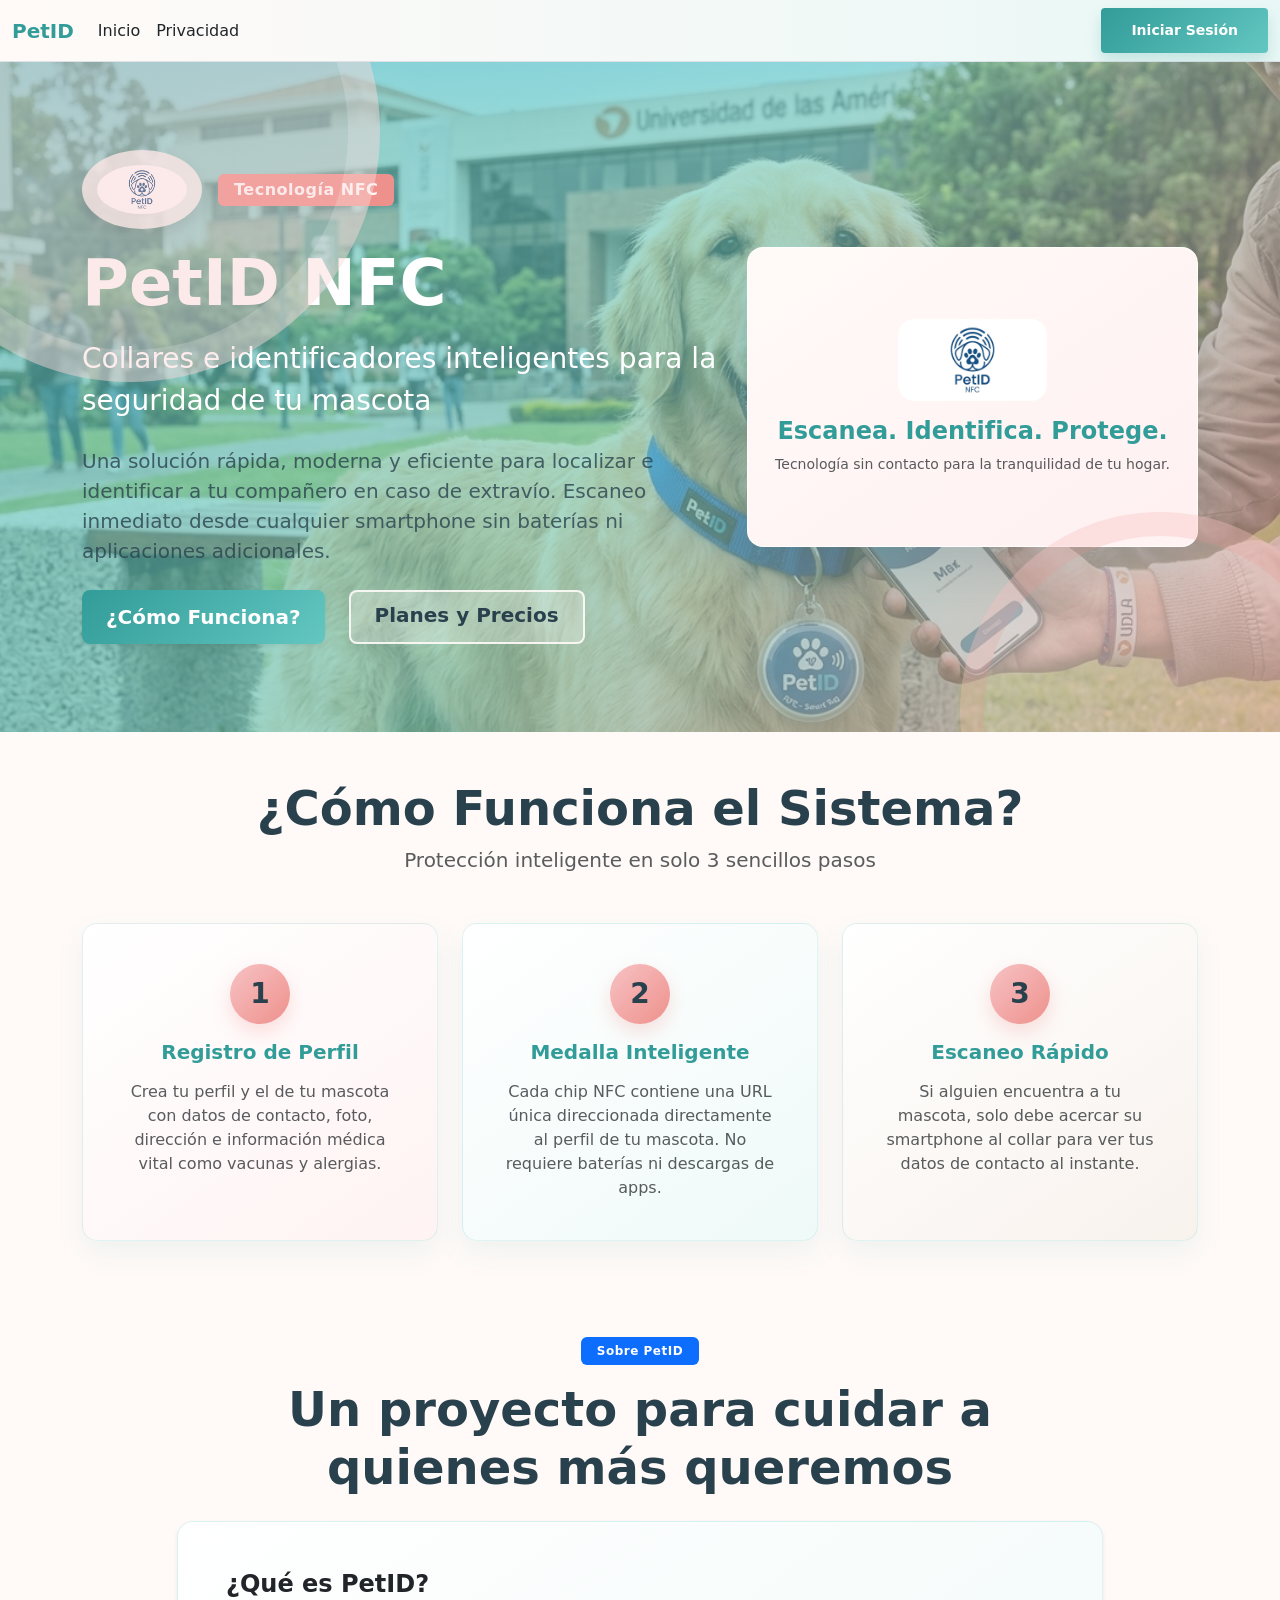
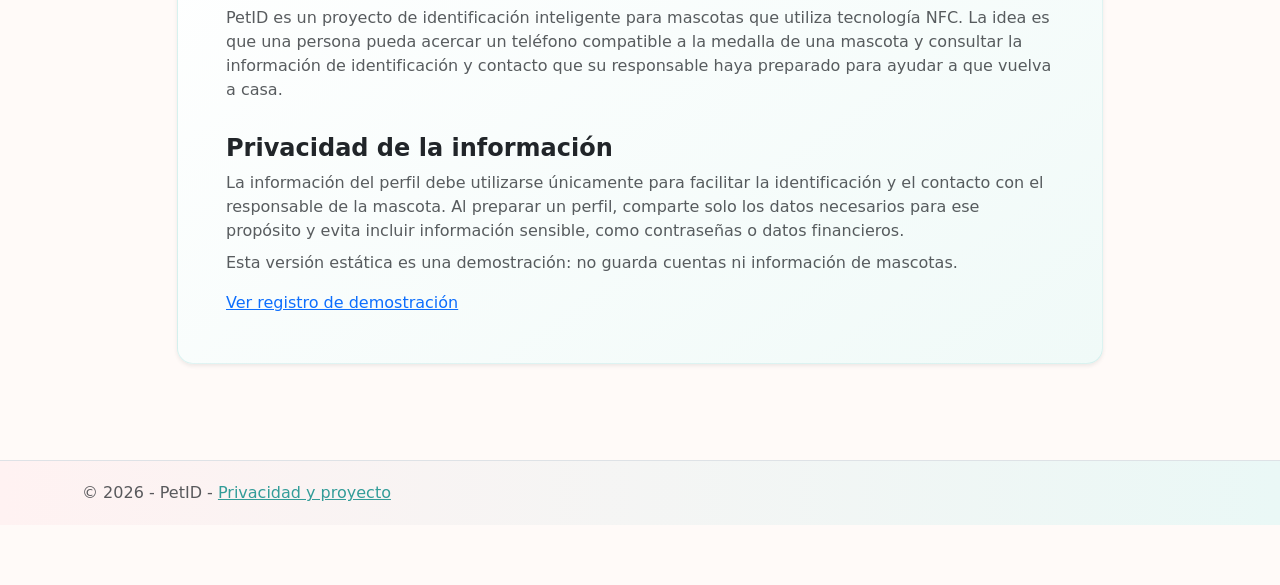
<file: index.html>
<!DOCTYPE html>
<html lang="es">
<head>
    <meta charset="utf-8" />
    <meta name="viewport" content="width=device-width, initial-scale=1.0" />
    <title>PetID NFC - Identificación Inteligente para Mascotas</title>
    <link rel="stylesheet" href="PetID/wwwroot/lib/bootstrap/dist/css/bootstrap.min.css" />
    <link rel="stylesheet" href="PetID/wwwroot/css/site.css" />
    <link rel="stylesheet" href="PetID/wwwroot/css/index.css" />
    <style>
        .hero-overlay { background-image: linear-gradient(125deg, rgba(99, 198, 193, 0.68) 0%, rgba(114, 208, 200, 0.62) 48%, rgba(238, 145, 140, 0.65) 100%), url('PetID/wwwroot/imagenes/Fondo_pagina_principal.png'); }
    </style>
</head>
<body>
    <header>
        <nav class="navbar navbar-expand-sm navbar-toggleable-sm navbar-light bg-white border-bottom box-shadow mb-0">
            <div class="container-fluid">
                <a class="navbar-brand" href="index.html">PetID</a>
                <button class="navbar-toggler" type="button" data-bs-toggle="collapse" data-bs-target="#mainNav" aria-controls="mainNav" aria-expanded="false" aria-label="Abrir navegación">
                    <span class="navbar-toggler-icon"></span>
                </button>
                <div class="navbar-collapse collapse d-sm-inline-flex justify-content-between" id="mainNav">
                    <ul class="navbar-nav flex-grow-1">
                        <li class="nav-item"><a class="nav-link text-dark" href="index.html">Inicio</a></li>
                        <li class="nav-item"><a class="nav-link text-dark" href="#privacidad">Privacidad</a></li>
                    </ul>
                    <ul class="navbar-nav"><li class="nav-item"><a class="btn btn-primary btn-sm" href="login.html">Iniciar Sesión</a></li></ul>
                </div>
            </div>
        </nav>
    </header>

    <div class="hero-wrapper mb-0">
        <div class="hero-overlay d-flex align-items-center">
            <div class="container text-white py-5">
                <div class="row align-items-center">
                    <div class="col-lg-7">
                        <div class="d-flex align-items-center gap-3 mb-3">
                            <img src="PetID/wwwroot/imagenes/Logo_PetID.png" alt="PetID Logo" class="hero-logo rounded-circle shadow" />
                            <span class="badge bg-primary fs-6 px-3 py-2">Tecnología NFC</span>
                        </div>
                        <h1 class="display-3 fw-bold mb-3">PetID NFC</h1>
                        <p class="lead fs-3 fw-normal mb-4">Collares e identificadores inteligentes para la seguridad de tu mascota</p>
                        <p class="fs-5 mb-4 text-light opacity-90">Una solución rápida, moderna y eficiente para localizar e identificar a tu compañero en caso de extravío. Escaneo inmediato desde cualquier smartphone sin baterías ni aplicaciones adicionales.</p>
                        <div class="d-grid gap-3 d-sm-flex justify-content-sm-start">
                            <a href="#funcionamiento" class="btn btn-primary btn-lg px-4 me-sm-2 shadow-sm">¿Cómo Funciona?</a>
                            <a href="#precios" class="btn btn-outline-light btn-lg px-4">Planes y Precios</a>
                        </div>
                    </div>
                    <div class="col-lg-5 text-center mt-5 mt-lg-0">
                        <div class="hero-card p-4 rounded-4 shadow-lg bg-white text-dark">
                            <img src="PetID/wwwroot/imagenes/Logo_PetID.png" alt="PetID Logo Grande" class="img-fluid rounded-4 mb-3 logo-preview" />
                            <h4 class="fw-bold mb-2">Escanea. Identifica. Protege.</h4>
                            <p class="text-muted small mb-0">Tecnología sin contacto para la tranquilidad de tu hogar.</p>
                        </div>
                    </div>
                </div>
            </div>
        </div>
    </div>

    <div class="container">
        <section id="funcionamiento" class="mb-5 pt-5">
            <div class="text-center mb-5">
                <h2 class="fw-bold display-5 text-dark">¿Cómo Funciona el Sistema?</h2>
                <p class="text-muted lead">Protección inteligente en solo 3 sencillos pasos</p>
            </div>
            <div class="row g-4">
                <div class="col-md-4"><div class="card custom-card h-100 shadow-sm border-0 text-center p-4"><div class="card-body"><div class="step-badge mb-3">1</div><h4 class="card-title fw-bold mb-3">Registro de Perfil</h4><p class="card-text text-muted">Crea tu perfil y el de tu mascota con datos de contacto, foto, dirección e información médica vital como vacunas y alergias.</p></div></div></div>
                <div class="col-md-4"><div class="card custom-card h-100 shadow-sm border-0 text-center p-4"><div class="card-body"><div class="step-badge mb-3">2</div><h4 class="card-title fw-bold mb-3">Medalla Inteligente</h4><p class="card-text text-muted">Cada chip NFC contiene una URL única direccionada directamente al perfil de tu mascota. No requiere baterías ni descargas de apps.</p></div></div></div>
                <div class="col-md-4"><div class="card custom-card h-100 shadow-sm border-0 text-center p-4"><div class="card-body"><div class="step-badge mb-3">3</div><h4 class="card-title fw-bold mb-3">Escaneo Rápido</h4><p class="card-text text-muted">Si alguien encuentra a tu mascota, solo debe acercar su smartphone al collar para ver tus datos de contacto al instante.</p></div></div></div>
            </div>
        </section>

        <section id="privacidad" class="py-5" aria-labelledby="privacidad-titulo">
            <div class="row justify-content-center"><div class="col-lg-10">
                <div class="text-center mb-4"><span class="badge bg-primary px-3 py-2">Sobre PetID</span><h2 id="privacidad-titulo" class="fw-bold display-5 text-dark mt-3">Un proyecto para cuidar a quienes más queremos</h2></div>
                <div class="card border-0 shadow-sm p-4 p-md-5">
                    <h3 class="h4 fw-bold">¿Qué es PetID?</h3>
                    <p class="text-muted">PetID es un proyecto de identificación inteligente para mascotas que utiliza tecnología NFC. La idea es que una persona pueda acercar un teléfono compatible a la medalla de una mascota y consultar la información de identificación y contacto que su responsable haya preparado para ayudar a que vuelva a casa.</p>
                    <h3 class="h4 fw-bold mt-3">Privacidad de la información</h3>
                    <p class="text-muted mb-2">La información del perfil debe utilizarse únicamente para facilitar la identificación y el contacto con el responsable de la mascota. Al preparar un perfil, comparte solo los datos necesarios para ese propósito y evita incluir información sensible, como contraseñas o datos financieros.</p>
                    <p class="text-muted mb-0">Esta versión estática es una demostración: no guarda cuentas ni información de mascotas.</p>
                    <p class="mt-3 mb-0"><a href="register.html">Ver registro de demostración</a></p>
                </div>
            </div></div>
        </section>
    </div>

    <footer class="border-top footer text-muted mt-5"><div class="container">&copy; 2026 - PetID - <a href="#privacidad">Privacidad y proyecto</a></div></footer>
    <script src="PetID/wwwroot/lib/bootstrap/dist/js/bootstrap.bundle.min.js"></script>
</body>
</html>
</file>
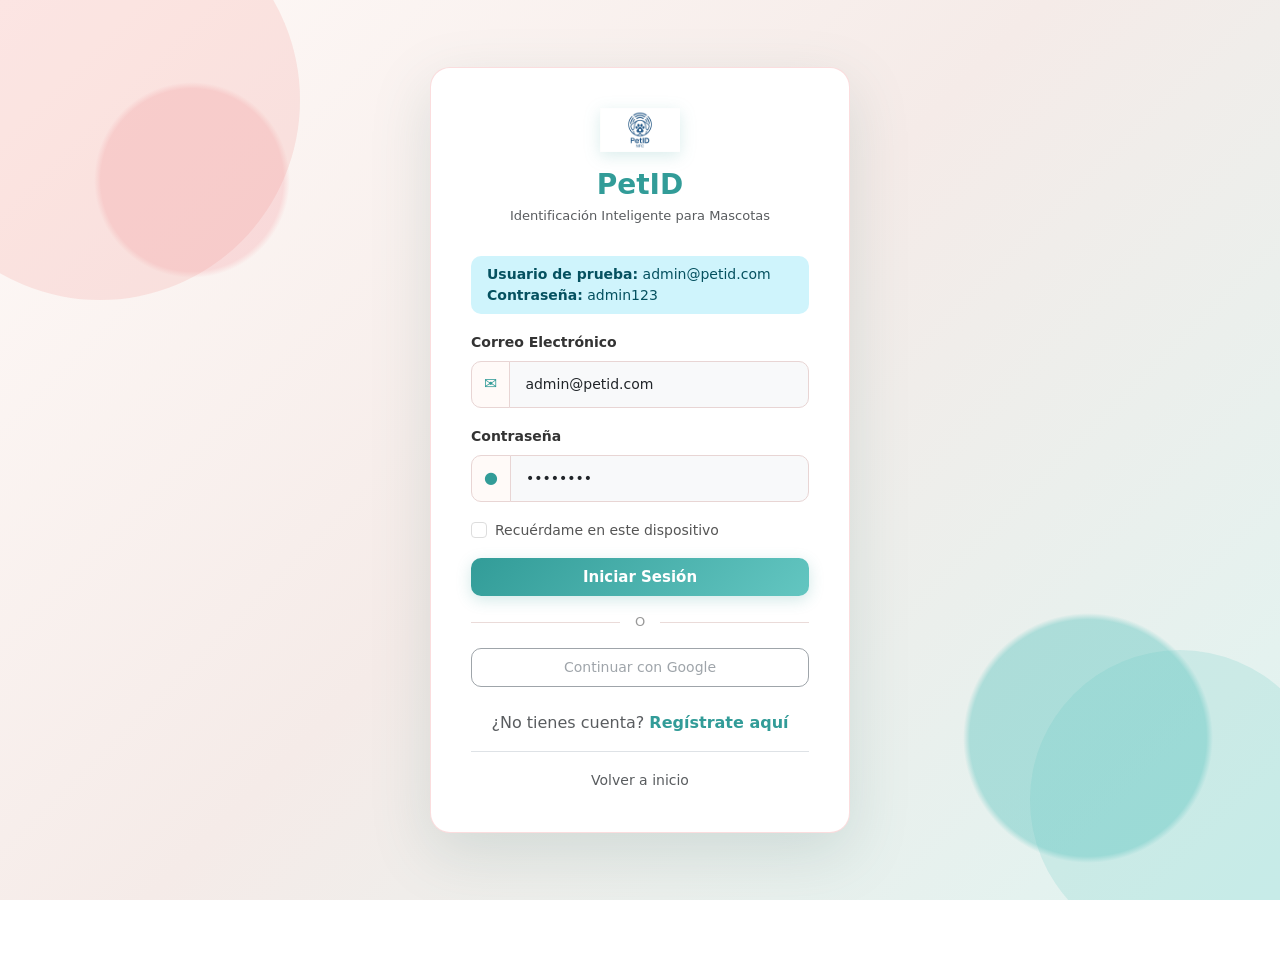
<file: dashboard.html>
<!DOCTYPE html>
<html lang="es">
<head>
    <meta charset="utf-8" />
    <meta name="viewport" content="width=device-width, initial-scale=1.0" />
    <title>Dashboard - PetID</title>
    <link rel="stylesheet" href="PetID/wwwroot/lib/bootstrap/dist/css/bootstrap.min.css" />
    <link rel="stylesheet" href="PetID/wwwroot/css/site.css" />
    <link rel="stylesheet" href="PetID/wwwroot/css/dashboard.css" />
    <style>body { background-image: linear-gradient(rgba(255, 250, 248, 0.28), rgba(255, 250, 248, 0.28)), url('PetID/wwwroot/imagenes/FondoDashboard.png'); }</style>
</head>
<body>
    <nav class="navbar navbar-expand-lg dashboard-navbar border-bottom">
        <div class="container-fluid dashboard-container">
            <a class="navbar-brand fw-bold" href="index.html">PetID</a>
            <button class="navbar-toggler" type="button" data-bs-toggle="collapse" data-bs-target="#navbarNav" aria-controls="navbarNav" aria-expanded="false" aria-label="Abrir navegación"><span class="navbar-toggler-icon"></span></button>
            <div class="collapse navbar-collapse" id="navbarNav">
                <ul class="navbar-nav ms-auto align-items-lg-center">
                    <li class="nav-item"><a class="nav-link" href="#identificadores">Mis identificadores</a></li>
                    <li class="nav-item"><a class="nav-link" href="#estadisticas">Estadísticas</a></li>
                    <li class="nav-item"><button id="logout-button" type="button" class="btn dashboard-logout-btn">Cerrar sesión</button></li>
                </ul>
            </div>
        </div>
    </nav>

    <main class="container dashboard-container py-4 py-lg-5">
        <div class="alert alert-success alert-dismissible fade show dashboard-welcome" role="status"><strong>¡Bienvenido!</strong> Has iniciado sesión correctamente en PetID como <span id="user-name">admin@petid.com</span>. <span class="ms-2">Dashboard de demostración sin datos reales.</span></div>
        <section class="dashboard-heading mb-4" aria-labelledby="dashboard-title"><div><p class="dashboard-eyebrow mb-1">TU ESPACIO PETID</p><h1 id="dashboard-title" class="h2 mb-2">Resumen de tu cuenta</h1><p class="text-muted mb-0">Consulta el estado de tus mascotas e identificadores.</p></div></section>

        <section id="mascotas" class="row g-3 mb-5" aria-label="Resumen">
            <div class="col-12 col-sm-6 col-xl-3"><article class="card dashboard-stat h-100"><div class="card-body"><div class="stat-icon stat-icon-blue" aria-hidden="true">🐾</div><p class="stat-label">Mascotas registradas</p><p class="stat-value">0</p><p class="stat-note">Tus perfiles aparecerán aquí</p></div></article></div>
            <div class="col-12 col-sm-6 col-xl-3"><article class="card dashboard-stat h-100"><div class="card-body"><div class="stat-icon stat-icon-green" aria-hidden="true">📱</div><p class="stat-label">Identificadores activos</p><p class="stat-value">0</p><p class="stat-note">Chips vinculados a tus mascotas</p></div></article></div>
            <div class="col-12 col-sm-6 col-xl-3"><article class="card dashboard-stat h-100"><div class="card-body"><div class="stat-icon stat-icon-purple" aria-hidden="true">📡</div><p class="stat-label">Escaneos este mes</p><p class="stat-value">0</p><p class="stat-note">Lecturas registradas por NFC</p></div></article></div>
            <div class="col-12 col-sm-6 col-xl-3"><article class="card dashboard-stat h-100"><div class="card-body"><div class="stat-icon stat-icon-orange" aria-hidden="true">🔔</div><p class="stat-label">Alertas pendientes</p><p class="stat-value">0</p><p class="stat-note">Avisos que requieren tu atención</p></div></article></div>
        </section>

        <section id="identificadores" class="dashboard-section mb-4" aria-labelledby="identifiers-title">
            <div class="section-heading"><div><p class="dashboard-eyebrow mb-1">IDENTIFICACIÓN NFC</p><h2 id="identifiers-title" class="h3 mb-1">Mis identificadores</h2><p class="text-muted mb-0">Controla los chips y su estado de vinculación.</p></div><span class="section-icon" aria-hidden="true">📲</span></div>
            <div class="row g-3 mt-2 mb-3">
                <div class="col-12 col-md-4"><div class="identifier-status"><span class="status-dot status-dot-green" aria-hidden="true"></span><span>Activos</span><strong>0</strong></div></div>
                <div class="col-12 col-md-4"><div class="identifier-status"><span class="status-dot status-dot-yellow" aria-hidden="true"></span><span>Sin asignar</span><strong>0</strong></div></div>
                <div class="col-12 col-md-4"><div class="identifier-status"><span class="status-dot status-dot-gray" aria-hidden="true"></span><span>Desactivados</span><strong>0</strong></div></div>
            </div>
            <div class="empty-state"><div class="empty-state-icon" aria-hidden="true">🏷️</div><h3 class="h5">Aún no tienes identificadores</h3><p class="text-muted mb-0">Cuando registres y vincules un chip NFC a una mascota, aquí verás su estado y su última actividad.</p></div>
        </section>

        <section id="estadisticas" class="dashboard-section mb-4" aria-labelledby="statistics-title">
            <div class="section-heading"><div><p class="dashboard-eyebrow mb-1">ACTIVIDAD Y REPORTES</p><h2 id="statistics-title" class="h3 mb-1">Estadísticas</h2><p class="text-muted mb-0">Un vistazo a la actividad de tus identificadores.</p></div><span class="section-icon" aria-hidden="true">📊</span></div>
            <div class="row g-3 mt-2">
                <div class="col-12 col-lg-7"><article class="statistics-card h-100"><h3 class="h6">Escaneos por mes</h3><div class="chart-empty" role="status"><span aria-hidden="true">📈</span><p class="mb-0">El gráfico aparecerá cuando tus identificadores registren escaneos.</p></div></article></div>
                <div class="col-12 col-lg-5"><article class="statistics-card h-100"><h3 class="h6">Mascotas por tipo</h3><div class="chart-empty" role="status"><span aria-hidden="true">🐶</span><p class="mb-0">Registra mascotas para consultar esta distribución.</p></div></article></div>
            </div>
        </section>

        <section class="dashboard-section mb-4" aria-labelledby="activity-title"><div class="section-heading"><div><p class="dashboard-eyebrow mb-1">ÚLTIMOS MOVIMIENTOS</p><h2 id="activity-title" class="h3 mb-1">Actividad reciente</h2><p class="text-muted mb-0">Escaneos y actualizaciones de tus mascotas.</p></div><span class="section-icon" aria-hidden="true">🕘</span></div><div class="activity-empty mt-3">Aún no hay actividad para mostrar. Los eventos aparecerán cuando registres mascotas e identificadores.</div></section>
    </main>

    <footer class="border-top mt-5 py-4 text-muted text-center"><div class="container">&copy; 2026 - PetID - Identificación Inteligente para Mascotas</div></footer>
    <script src="PetID/wwwroot/lib/bootstrap/dist/js/bootstrap.bundle.min.js"></script>
    <script>
        const user = sessionStorage.getItem("petidDemoUser");
        if (user !== "admin@petid.com") {
            window.location.replace("login.html");
        } else {
            document.getElementById("user-name").textContent = user;
        }
        document.getElementById("logout-button").addEventListener("click", () => {
            sessionStorage.removeItem("petidDemoUser");
            window.location.href = "login.html";
        });
    </script>
</body>
</html>
</file>
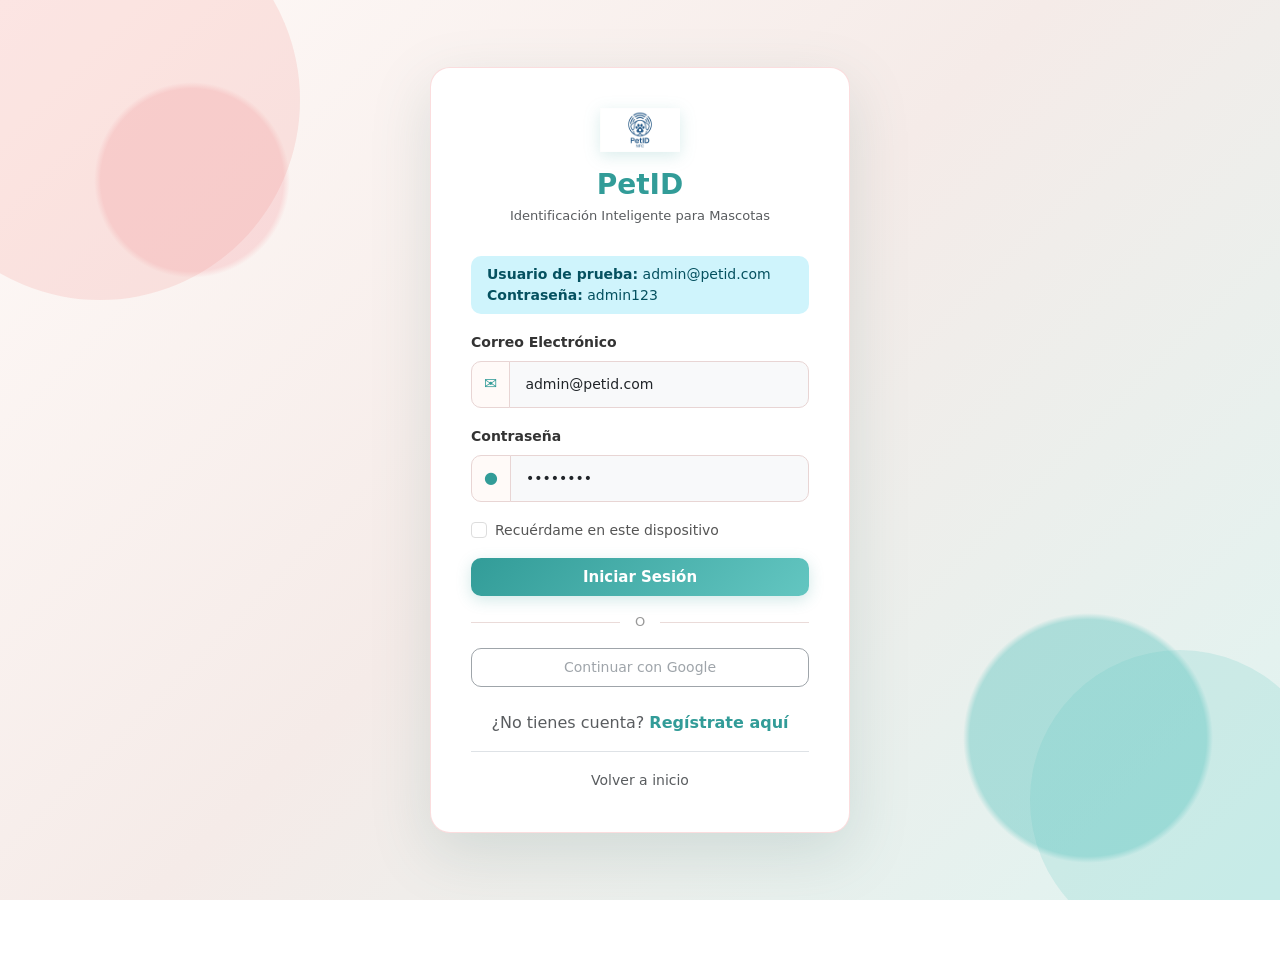
<file: login.html>
<!DOCTYPE html>
<html lang="es">
<head>
    <meta charset="utf-8" />
    <meta name="viewport" content="width=device-width, initial-scale=1.0" />
    <title>Iniciar Sesión - PetID</title>
    <link rel="stylesheet" href="PetID/wwwroot/lib/bootstrap/dist/css/bootstrap.min.css" />
    <link rel="stylesheet" href="PetID/wwwroot/css/site.css" />
    <link rel="stylesheet" href="PetID/wwwroot/css/login.css?v=2" />
    <style>
        .login-container {
            background:
                radial-gradient(circle at 15% 20%, rgba(247, 194, 196, 0.52) 0 7%, transparent 7.5%),
                radial-gradient(circle at 85% 82%, rgba(99, 198, 193, 0.45) 0 9%, transparent 9.5%),
                linear-gradient(135deg, #fffaf8 0%, #f5ebe8 48%, #dff4f1 100%);
        }
        .login-container::before { background: rgba(238, 145, 140, 0.2); }
        .login-container::after { background: rgba(99, 198, 193, 0.2); }
    </style>
</head>
<body>
    <main class="login-container">
        <div class="login-wrapper">
            <section class="login-card" aria-labelledby="login-title">
                <header class="login-header text-center">
                    <a href="index.html"><img src="PetID/wwwroot/imagenes/Logo_PetID.png" alt="PetID Logo" class="login-logo" /></a>
                    <h1 id="login-title" class="mt-3 fw-bold">PetID</h1>
                    <p class="text-muted small">Identificación Inteligente para Mascotas</p>
                </header>

                <div class="alert alert-info py-2" role="note"><strong>Usuario de prueba:</strong> admin@petid.com<br><strong>Contraseña:</strong> admin123</div>
                <div id="login-error" class="alert alert-danger" role="alert" hidden></div>

                <form id="login-form" class="login-form">
                    <div class="mb-3">
                        <label for="email" class="form-label fw-bold">Correo Electrónico</label>
                        <div class="input-group">
                            <span class="input-group-text">✉</span>
                            <input type="email" class="form-control bg-light" id="email" name="Email" value="admin@petid.com" autocomplete="username" required />
                        </div>
                    </div>
                    <div class="mb-3">
                        <label for="password" class="form-label fw-bold">Contraseña</label>
                        <div class="input-group">
                            <span class="input-group-text">●</span>
                            <input type="password" class="form-control bg-light" id="password" name="Password" value="admin123" autocomplete="current-password" required />
                        </div>
                    </div>
                    <div class="mb-3 form-check">
                        <input type="checkbox" class="form-check-input" id="rememberMe" />
                        <label class="form-check-label" for="rememberMe">Recuérdame en este dispositivo</label>
                    </div>
                    <button type="submit" class="btn btn-primary w-100 py-2 fw-bold mb-3">Iniciar Sesión</button>
                    <div class="divider mb-3"><span>O</span></div>
                    <div class="d-grid gap-2"><button type="button" class="btn btn-outline-secondary py-2" disabled>Continuar con Google</button></div>
                </form>

                <div class="text-center mt-4"><p class="text-muted">¿No tienes cuenta? <a href="register.html" class="text-primary fw-bold text-decoration-none">Regístrate aquí</a></p></div>
                <div class="text-center mt-3 pt-3 border-top"><small class="text-muted"><a href="index.html" class="text-decoration-none text-muted">Volver a inicio</a></small></div>
            </section>
        </div>
    </main>
    <script>
        document.getElementById("login-form").addEventListener("submit", function (event) {
            event.preventDefault();
            const email = document.getElementById("email").value.trim().toLowerCase();
            const password = document.getElementById("password").value;
            const error = document.getElementById("login-error");
            if (email !== "admin@petid.com" || password !== "admin123") {
                error.textContent = "Correo o contraseña incorrectos.";
                error.hidden = false;
                return;
            }
            sessionStorage.setItem("petidDemoUser", "admin@petid.com");
            window.location.href = "dashboard.html";
        });
    </script>
</body>
</html>
</file>
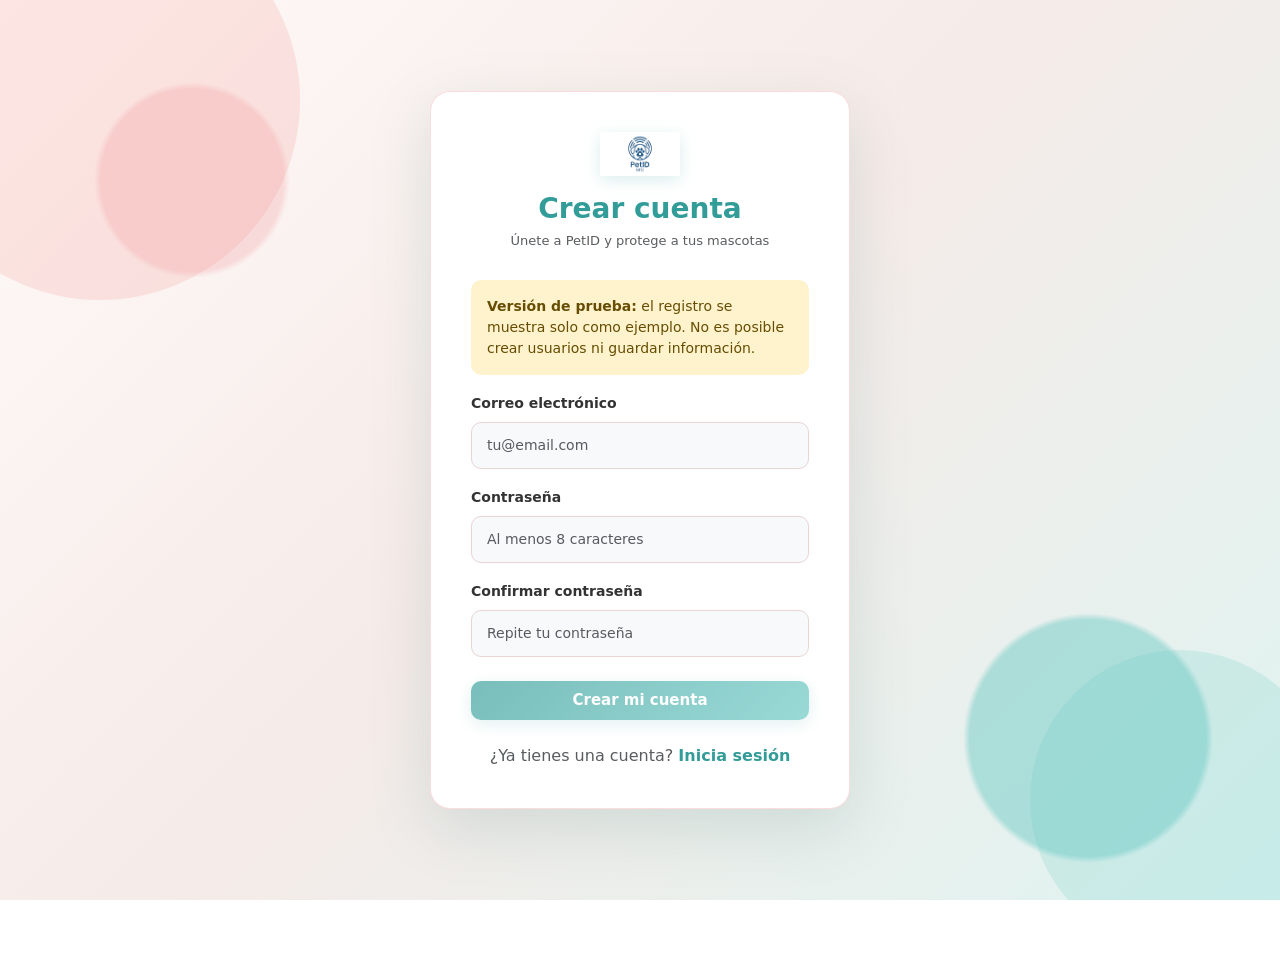
<file: register.html>
<!DOCTYPE html>
<html lang="es">
<head>
    <meta charset="utf-8" />
    <meta name="viewport" content="width=device-width, initial-scale=1.0" />
    <title>Crear cuenta - PetID</title>
    <link rel="stylesheet" href="PetID/wwwroot/lib/bootstrap/dist/css/bootstrap.min.css" />
    <link rel="stylesheet" href="PetID/wwwroot/css/site.css" />
    <link rel="stylesheet" href="PetID/wwwroot/css/login.css?v=2" />
    <style>
        .login-container {
            background:
                radial-gradient(circle at 15% 20%, rgba(247, 194, 196, 0.52) 0 7%, transparent 7.5%),
                radial-gradient(circle at 85% 82%, rgba(99, 198, 193, 0.45) 0 9%, transparent 9.5%),
                linear-gradient(135deg, #fffaf8 0%, #f5ebe8 48%, #dff4f1 100%);
        }
        .login-container::before { background: rgba(238, 145, 140, 0.2); }
        .login-container::after { background: rgba(99, 198, 193, 0.2); }
    </style>
</head>
<body>
    <main class="login-container">
        <div class="login-wrapper">
            <section class="login-card" aria-labelledby="register-title">
                <header class="login-header text-center">
                    <a href="index.html" aria-label="Volver a PetID"><img src="PetID/wwwroot/imagenes/Logo_PetID.png" alt="Logo PetID" class="login-logo" /></a>
                    <h1 id="register-title" class="mt-3 fw-bold">Crear cuenta</h1>
                    <p class="text-muted small">Únete a PetID y protege a tus mascotas</p>
                </header>

                <div class="alert alert-warning" role="status"><strong>Versión de prueba:</strong> el registro se muestra solo como ejemplo. No es posible crear usuarios ni guardar información.</div>
                <form class="login-form" aria-label="Vista previa del registro">
                    <div class="mb-3"><label for="email" class="form-label fw-bold">Correo electrónico</label><input id="email" type="email" class="form-control register-input" autocomplete="email" placeholder="tu@email.com" disabled /></div>
                    <div class="mb-3"><label for="password" class="form-label fw-bold">Contraseña</label><input id="password" type="password" class="form-control register-input" placeholder="Al menos 8 caracteres" disabled /></div>
                    <div class="mb-4"><label for="confirm-password" class="form-label fw-bold">Confirmar contraseña</label><input id="confirm-password" type="password" class="form-control register-input" placeholder="Repite tu contraseña" disabled /></div>
                    <button type="button" class="btn btn-primary w-100 py-2 fw-bold" disabled>Crear mi cuenta</button>
                </form>
                <div class="text-center mt-4"><p class="text-muted mb-0">¿Ya tienes una cuenta? <a href="login.html" class="text-primary fw-bold text-decoration-none">Inicia sesión</a></p></div>
            </section>
        </div>
    </main>
</body>
</html>
</file>
<file: PetID/wwwroot/css/site.css>
html {
  font-size: 14px;
}

@media (min-width: 768px) {
  html {
    font-size: 16px;
  }
}

.btn:focus, .btn:active:focus, .btn-link.nav-link:focus, .form-control:focus, .form-check-input:focus {
  box-shadow: 0 0 0 0.1rem white, 0 0 0 0.25rem #258cfb;
}

html {
  position: relative;
  min-height: 100%;
}

body {
  margin-bottom: 60px;
}

.form-floating > .form-control-plaintext::placeholder, .form-floating > .form-control::placeholder {
  color: var(--bs-secondary-color);
  text-align: end;
}

.form-floating > .form-control-plaintext:focus::placeholder, .form-floating > .form-control:focus::placeholder {
  text-align: start;
}
</file>
<file: PetID/wwwroot/css/index.css>
/* Hero Section Styles */
.hero-wrapper {
    position: relative;
    overflow: hidden;
}

.hero-overlay {
    position: relative;
    background: linear-gradient(125deg, rgba(99, 198, 193, 0.68) 0%, rgba(114, 208, 200, 0.62) 48%, rgba(238, 145, 140, 0.65) 100%),
                url('/imagenes/Fondo_pagina_principal.png') center/cover no-repeat;
    background-attachment: fixed;
    min-height: 600px;
    display: flex;
    align-items: center;
    justify-content: center;
    padding: 40px 0;
}

.hero-overlay::before {
    content: '';
    position: absolute;
    width: 500px;
    height: 500px;
    background: rgba(247, 194, 196, 0.35);
    border: 2rem solid rgba(255, 250, 248, 0.18);
    border-radius: 50%;
    top: -180px;
    left: -120px;
}

.hero-overlay::after {
    content: '';
    position: absolute;
    width: 400px;
    height: 400px;
    background: rgba(255, 250, 248, 0.22);
    border: 1.5rem solid rgba(238, 145, 140, 0.2);
    border-radius: 50%;
    bottom: -180px;
    right: -80px;
}

/* Hero Logo */
.hero-logo {
    max-width: 120px;
    height: auto;
    background: rgba(255, 255, 255, 0.1);
    padding: 15px;
    border-radius: 50%;
    transition: transform 0.3s ease;
}

.hero-logo:hover {
    transform: scale(1.05);
}

/* Hero Card */
.hero-card {
    transition: transform 0.3s ease, box-shadow 0.3s ease;
    min-height: 300px;
    display: flex;
    flex-direction: column;
    justify-content: center;
    align-items: center;
}

.hero-card:hover {
    transform: translateY(-10px);
    box-shadow: 0 15px 35px rgba(0, 60, 122, 0.2) !important;
}

.logo-preview {
    max-width: 150px;
    height: auto;
}

/* Step Badge */
.step-badge {
    width: 60px;
    height: 60px;
    background: linear-gradient(135deg, #0066cc, #1a7fd9);
    border-radius: 50%;
    display: flex;
    align-items: center;
    justify-content: center;
    font-size: 28px;
    font-weight: bold;
    color: white;
    margin: 0 auto;
    box-shadow: 0 4px 15px rgba(0, 102, 204, 0.3);
}

/* Custom Card Styles */
.custom-card {
    transition: all 0.3s ease;
    border-radius: 15px;
    background: #f8f9fa;
}

.custom-card:hover {
    transform: translateY(-5px);
    box-shadow: 0 10px 25px rgba(0, 60, 122, 0.15) !important;
    background: white;
}

.custom-card .card-title {
    color: #003d7a;
    font-size: 20px;
}

/* Responsive adjustments */
@media (max-width: 768px) {
    .hero-overlay {
        min-height: 400px;
        padding: 20px 0;
    }

    .hero-logo {
        max-width: 100px;
    }

    .logo-preview {
        max-width: 120px;
    }

    h1.display-3 {
        font-size: 2rem !important;
    }

    .lead {
        font-size: 1.1rem !important;
    }
}

/* Button Styles */
.btn-primary {
    background: linear-gradient(135deg, #0066cc, #1a7fd9);
    border: none;
    padding: 12px 30px;
    font-weight: 600;
    transition: all 0.3s ease;
}

.btn-primary:hover {
    background: linear-gradient(135deg, #0052a3, #1565b8);
    transform: translateY(-2px);
    box-shadow: 0 8px 20px rgba(0, 102, 204, 0.3);
}

.btn-outline-light {
    border: 2px solid white;
    color: white;
    font-weight: 600;
    transition: all 0.3s ease;
}

.btn-outline-light:hover {
    background: rgba(255, 255, 255, 0.1);
    border-color: white;
    color: white;
}

/* Badge Styles */
.badge {
    font-weight: 600;
    letter-spacing: 0.5px;
}

/* Text utility classes */
.text-light {
    color: rgba(255, 255, 255, 0.9) !important;
}

.opacity-90 {
    opacity: 0.9;
}

:root {
    --petid-cream: #e9e1da;
    --petid-blush: #f7c2c4;
    --petid-coral: #ee918c;
    --petid-mint: #63c6c1;
    --petid-teal: #329c98;
    --petid-ink: #29414d;
}

body {
    background: #fffaf8;
}

.navbar {
    background: linear-gradient(90deg, #fffaf8, #e9f8f6) !important;
}

.navbar .navbar-brand {
    color: var(--petid-teal);
    font-weight: 800;
}

.navbar .nav-link:hover {
    color: var(--petid-coral) !important;
}

.hero-overlay {
    color: var(--petid-ink) !important;
}

.hero-overlay .text-light {
    color: rgba(41, 65, 77, 0.88) !important;
}

.hero-overlay .badge {
    color: #fff;
    background: var(--petid-coral) !important;
}

.hero-logo {
    background: rgba(255, 250, 248, 0.78);
    box-shadow: 0 0.75rem 2rem rgba(41, 65, 77, 0.12);
}

.hero-card {
    border: 1px solid rgba(255, 255, 255, 0.8);
    background: linear-gradient(145deg, #fffaf8, #fff0f1) !important;
    box-shadow: 0 1.25rem 3rem rgba(67, 94, 103, 0.2) !important;
}

.hero-card h4 {
    color: var(--petid-teal);
}

.btn-primary {
    color: #fff;
    background: linear-gradient(135deg, #329c98, #63c6c1);
    box-shadow: 0 0.5rem 1rem rgba(50, 156, 152, 0.22);
}

.btn-primary:hover {
    color: #fff;
    background: linear-gradient(135deg, #278b87, #4bb7b1);
}

.btn-outline-light {
    color: var(--petid-ink);
    background: rgba(255, 250, 248, 0.28);
    border-color: rgba(255, 250, 248, 0.9);
}

.btn-outline-light:hover {
    color: var(--petid-ink);
    background: #fffaf8;
    border-color: #fffaf8;
}

#funcionamiento {
    position: relative;
}

#funcionamiento h2,
#privacidad h2 {
    color: var(--petid-ink) !important;
}

.custom-card {
    border: 1px solid rgba(99, 198, 193, 0.2) !important;
    background: linear-gradient(145deg, #fff, #effaf8);
    box-shadow: 0 0.75rem 1.75rem rgba(50, 156, 152, 0.08) !important;
}

.row.g-4 > div:nth-child(1) .custom-card {
    background: linear-gradient(145deg, #fff, #fff3f3);
}

.row.g-4 > div:nth-child(2) .custom-card {
    background: linear-gradient(145deg, #fff, #effaf8);
}

.row.g-4 > div:nth-child(3) .custom-card {
    background: linear-gradient(145deg, #fff, #f8f2ed);
}

.custom-card:hover {
    background: linear-gradient(145deg, #fffaf8, #fce7e7);
    box-shadow: 0 1rem 2rem rgba(238, 145, 140, 0.18) !important;
}

.custom-card .card-title {
    color: var(--petid-teal);
}

.step-badge {
    color: var(--petid-ink);
    background: linear-gradient(135deg, var(--petid-blush), var(--petid-coral));
    box-shadow: 0 0.5rem 1.2rem rgba(238, 145, 140, 0.28);
}

#privacidad .card {
    background: linear-gradient(145deg, #fff, #f0faf8);
    border: 1px solid rgba(99, 198, 193, 0.2) !important;
    border-radius: 1rem;
}

footer {
    padding: 1.25rem 0;
    background: linear-gradient(90deg, #fff2f2, #eaf8f6);
    border-color: rgba(99, 198, 193, 0.3) !important;
}

footer a {
    color: var(--petid-teal);
}
</file>
<file: PetID/wwwroot/css/dashboard.css>
:root {
    --petid-cream: #fffaf8;
    --petid-blush: #f7c2c4;
    --petid-coral: #ee918c;
    --petid-mint: #63c8c1;
    --petid-teal: #3da89f;
    --petid-ink: #24344d;
    --petid-muted: #6f7d91;
}

body {
    min-height: 100vh;
    color: var(--petid-ink);
    background-color: var(--petid-cream);
    background-image:
        linear-gradient(rgba(255, 250, 248, 0.28), rgba(255, 250, 248, 0.28)),
        url('/imagenes/FondoDashboard.png');
    background-position: center center;
    background-size: cover;
    background-attachment: fixed;
    background-repeat: no-repeat;
}

.dashboard-container {
    max-width: 1280px;
}

.dashboard-navbar {
    background: rgba(255, 255, 255, 0.96);
    box-shadow: 0 0.25rem 1rem rgba(61, 168, 159, 0.08);
}

.dashboard-navbar .navbar-brand {
    color: var(--petid-teal) !important;
}

.dashboard-navbar .nav-link {
    color: var(--petid-muted) !important;
}

.dashboard-navbar .nav-link:hover {
    color: var(--petid-coral) !important;
}

.dashboard-logout-btn {
    margin-left: 0.35rem;
    padding: 0.42rem 0.75rem;
    color: #a94f58;
    background: #fff0f1;
    border: 1px solid var(--petid-blush);
}

.dashboard-logout-btn:hover {
    color: #fff;
    background: var(--petid-coral);
    border-color: var(--petid-coral);
}

.dashboard-heading,
.section-heading {
    display: flex;
    align-items: center;
    justify-content: space-between;
    gap: 1rem;
}

.dashboard-heading {
    padding: 1.25rem 0 0.75rem;
}

.dashboard-eyebrow {
    color: var(--petid-teal);
    font-size: 0.73rem;
    font-weight: 700;
    letter-spacing: 0.09em;
}

.dashboard-stat {
    position: relative;
    overflow: hidden;
    background: rgba(255, 255, 255, 0.88);
    backdrop-filter: blur(4px);
    border: 1px solid rgba(99, 200, 193, 0.25);
    border-radius: 0.9rem;
    box-shadow: 0 0.25rem 1rem rgba(61, 168, 159, 0.08);
}

.dashboard-stat::before {
    position: absolute;
    inset: 0 0 auto;
    height: 0.32rem;
    content: "";
    background: var(--stat-accent, var(--petid-mint));
}

#mascotas > div:nth-child(1) .dashboard-stat { --stat-accent: var(--petid-mint); }
#mascotas > div:nth-child(2) .dashboard-stat { --stat-accent: var(--petid-coral); }
#mascotas > div:nth-child(3) .dashboard-stat { --stat-accent: var(--petid-blush); }
#mascotas > div:nth-child(4) .dashboard-stat { --stat-accent: #e7a65a; }

.dashboard-stat .card-body {
    padding: 1.25rem;
}

.stat-icon,
.section-icon,
.empty-state-icon {
    display: grid;
    place-items: center;
    border-radius: 0.8rem;
}

.stat-icon {
    width: 2.75rem;
    height: 2.75rem;
    margin-bottom: 1rem;
    font-size: 1.35rem;
}

.stat-icon-blue { background: #dff5f2; }
.stat-icon-green { background: #fff0f1; }
.stat-icon-purple { background: #fde1e2; }
.stat-icon-orange { background: #fff1dc; }

.stat-label {
    color: #596579;
    font-size: 0.9rem;
    margin-bottom: 0.25rem;
}

.stat-value {
    color: #17243b;
    font-size: 2rem;
    font-weight: 700;
    line-height: 1.2;
    margin-bottom: 0.35rem;
}

.stat-note {
    color: #8992a1;
    font-size: 0.78rem;
    margin-bottom: 0;
}

.dashboard-section {
    position: relative;
    overflow: hidden;
    padding: 1.5rem;
    background: rgba(255, 250, 248, 0.86);
    backdrop-filter: blur(5px);
    border: 1px solid rgba(99, 200, 193, 0.22);
    border-radius: 1rem;
    box-shadow: 0 0.25rem 1rem rgba(61, 168, 159, 0.06);
}

.dashboard-section::after {
    position: absolute;
    inset: 0 auto 0 0;
    width: 0.28rem;
    content: "";
    background: linear-gradient(180deg, var(--petid-mint), var(--petid-blush), var(--petid-coral));
}

.section-heading h2 {
    color: #17243b;
}

.section-icon {
    flex: 0 0 2.75rem;
    width: 2.75rem;
    height: 2.75rem;
    background: linear-gradient(135deg, #e1f6f3, #fff0f1);
    font-size: 1.25rem;
}

.identifier-status {
    display: flex;
    align-items: center;
    gap: 0.65rem;
    min-height: 3.5rem;
    padding: 0.75rem 1rem;
    background: rgba(243, 251, 250, 0.88);
    border: 1px solid #edf0f5;
    border-radius: 0.75rem;
    color: #596579;
}

.identifier-status strong {
    margin-left: auto;
    color: #17243b;
    font-size: 1.1rem;
}

.status-dot {
    width: 0.6rem;
    height: 0.6rem;
    border-radius: 50%;
}

.status-dot-green { background: var(--petid-mint); }
.status-dot-yellow { background: var(--petid-coral); }
.status-dot-gray { background: #b7bdc9; }

.empty-state,
.chart-empty {
    display: flex;
    flex-direction: column;
    align-items: center;
    justify-content: center;
    text-align: center;
    color: #647084;
}

.empty-state {
    min-height: 13rem;
    padding: 2rem;
    background: rgba(255, 247, 247, 0.82);
    border: 1px dashed var(--petid-blush);
    border-radius: 0.85rem;
}

.empty-state-icon {
    width: 3.25rem;
    height: 3.25rem;
    margin-bottom: 0.9rem;
    background: #fff0f1;
    font-size: 1.5rem;
}

.empty-state h3 {
    color: #26364f;
}

.empty-state p {
    max-width: 34rem;
}

.statistics-card {
    padding: 1.25rem;
    background: rgba(255, 250, 248, 0.82);
    border: 1px solid rgba(247, 194, 196, 0.38);
    border-radius: 0.8rem;
}

.statistics-card h3 {
    color: #26364f;
}

.chart-empty {
    min-height: 10rem;
    gap: 0.75rem;
    padding: 1rem;
    background: rgba(239, 250, 248, 0.82);
    border-radius: 0.65rem;
    font-size: 0.9rem;
}

.chart-empty span {
    font-size: 1.6rem;
}

.activity-empty {
    padding: 1.25rem;
    color: #647084;
    background: rgba(239, 250, 248, 0.82);
    border-radius: 0.75rem;
}

.dashboard-welcome {
    color: #2f746f;
    background: linear-gradient(90deg, #e1f6f3, #fff4f4);
    border: 1px solid #bfe6df;
}

@media (max-width: 575.98px) {
    .dashboard-section {
        padding: 1.1rem;
    }

    .dashboard-heading {
        align-items: flex-start;
    }
}
</file>
<file: PetID/wwwroot/css/login.css>
/* Login Container */
.login-container {
    min-height: 100vh;
    display: flex;
    align-items: center;
    justify-content: center;
    background:
        radial-gradient(circle at 15% 20%, rgba(247, 194, 196, 0.52) 0 7%, transparent 7.5%),
        radial-gradient(circle at 85% 82%, rgba(99, 198, 193, 0.45) 0 9%, transparent 9.5%),
        linear-gradient(135deg, #fffaf8 0%, #f5ebe8 48%, #dff4f1 100%);
    position: relative;
    overflow: hidden;
}

.login-container::before {
    content: '';
    position: absolute;
    width: 400px;
    height: 400px;
    background: rgba(238, 145, 140, 0.15);
    border-radius: 50%;
    top: -100px;
    left: -100px;
}

.login-container::after {
    content: '';
    position: absolute;
    width: 300px;
    height: 300px;
    background: rgba(99, 198, 193, 0.16);
    border-radius: 50%;
    bottom: -50px;
    right: -50px;
}

.login-wrapper {
    position: relative;
    z-index: 1;
    width: 100%;
    padding: 20px;
}

/* Login Card */
.login-card {
    background: white;
    border-radius: 20px;
    border: 1px solid rgba(247, 194, 196, 0.55);
    box-shadow: 0 20px 60px rgba(79, 125, 121, 0.18);
    padding: 40px;
    max-width: 420px;
    margin: 0 auto;
    animation: slideUp 0.5s ease-out;
}

@keyframes slideUp {
    from {
        opacity: 0;
        transform: translateY(30px);
    }
    to {
        opacity: 1;
        transform: translateY(0);
    }
}

/* Login Header */
.login-header {
    margin-bottom: 30px;
}

.login-logo {
    max-width: 80px;
    height: auto;
    filter: drop-shadow(0 4px 8px rgba(50, 156, 152, 0.18));
    transition: transform 0.3s ease;
}

.login-logo:hover {
    transform: scale(1.05);
}

.login-header h1 {
    color: #329c98;
    font-size: 28px;
    margin-bottom: 5px;
}

.login-header p {
    font-size: 13px;
    color: #666;
}

/* Form Styles */
.login-form .form-label {
    color: #333;
    font-size: 14px;
    margin-bottom: 8px;
}

.login-form .form-control {
    border: 1px solid #e8d5d4;
    border-radius: 10px;
    padding: 12px 15px;
    font-size: 14px;
    transition: all 0.3s ease;
    background: #f8f9fa !important;
}

.login-form .form-control:focus {
    border-color: #63c6c1;
    box-shadow: 0 0 0 0.2rem rgba(99, 198, 193, 0.20);
    background: white !important;
}

.login-form .input-group-text {
    border: 1px solid #e8d5d4;
    border-radius: 10px 0 0 10px;
    color: #329c98;
}

.login-form .input-group .form-control {
    border-radius: 0 10px 10px 0;
}

/* Input Group */
.input-group-text {
    background: #fffaf8;
    border: 1px solid #e8d5d4;
    color: #329c98;
}

/* Checkbox */
.form-check-input {
    border: 1px solid #ddd;
    border-radius: 4px;
    cursor: pointer;
    transition: all 0.3s ease;
}

.form-check-input:checked {
    background-color: #63c6c1;
    border-color: #63c6c1;
}

.form-check-input:focus {
    border-color: #63c6c1;
    box-shadow: 0 0 0 0.2rem rgba(99, 198, 193, 0.20);
}

.form-check-label {
    cursor: pointer;
    user-select: none;
    font-size: 14px;
    color: #555;
}

/* Buttons */
.btn-primary {
    background: linear-gradient(135deg, #329c98 0%, #63c6c1 100%);
    border: none;
    border-radius: 10px;
    font-weight: 600;
    font-size: 15px;
    transition: all 0.3s ease;
    box-shadow: 0 4px 15px rgba(50, 156, 152, 0.22);
}

.btn-primary:hover {
    background: linear-gradient(135deg, #278b87 0%, #4bb7b1 100%);
    transform: translateY(-2px);
    box-shadow: 0 8px 25px rgba(50, 156, 152, 0.30);
    color: white;
}

.btn-primary:active {
    transform: translateY(0);
}

.btn-outline-secondary {
    border: 1px solid #ddd;
    color: #555;
    border-radius: 10px;
    transition: all 0.3s ease;
    font-weight: 500;
    font-size: 14px;
}

.btn-outline-secondary:hover {
    background-color: #f8f9fa;
    border-color: #f7c2c4;
    color: #329c98;
}

/* Divider */
.divider {
    display: flex;
    align-items: center;
    text-align: center;
    color: #999;
    font-size: 13px;
}

.divider::before,
.divider::after {
    content: '';
    flex: 1;
    border-bottom: 1px solid #eadbd9;
}

.divider::before {
    margin-right: 10px;
}

.divider::after {
    margin-left: 10px;
}

.divider span {
    padding: 0 5px;
    color: #999;
}

/* Alert */
.alert {
    border: none;
    border-radius: 10px;
    font-size: 14px;
}

.alert-danger {
    background-color: #fee;
    color: #c33;
    border-left: 4px solid #c33;
}

/* Links */
a.text-primary {
    color: #329c98 !important;
    transition: all 0.3s ease;
}

a.text-primary:hover {
    color: #ee918c !important;
    text-decoration: underline !important;
}

/* Responsive */
@media (max-width: 576px) {
    .login-card {
        padding: 25px;
    }

    .login-header h1 {
        font-size: 24px;
    }

    .login-header p {
        font-size: 12px;
    }

    .login-form .form-control {
        padding: 10px 12px;
        font-size: 13px;
    }

    .btn-primary,
    .btn-outline-secondary {
        padding: 10px 0;
        font-size: 13px;
    }
}
</file>
